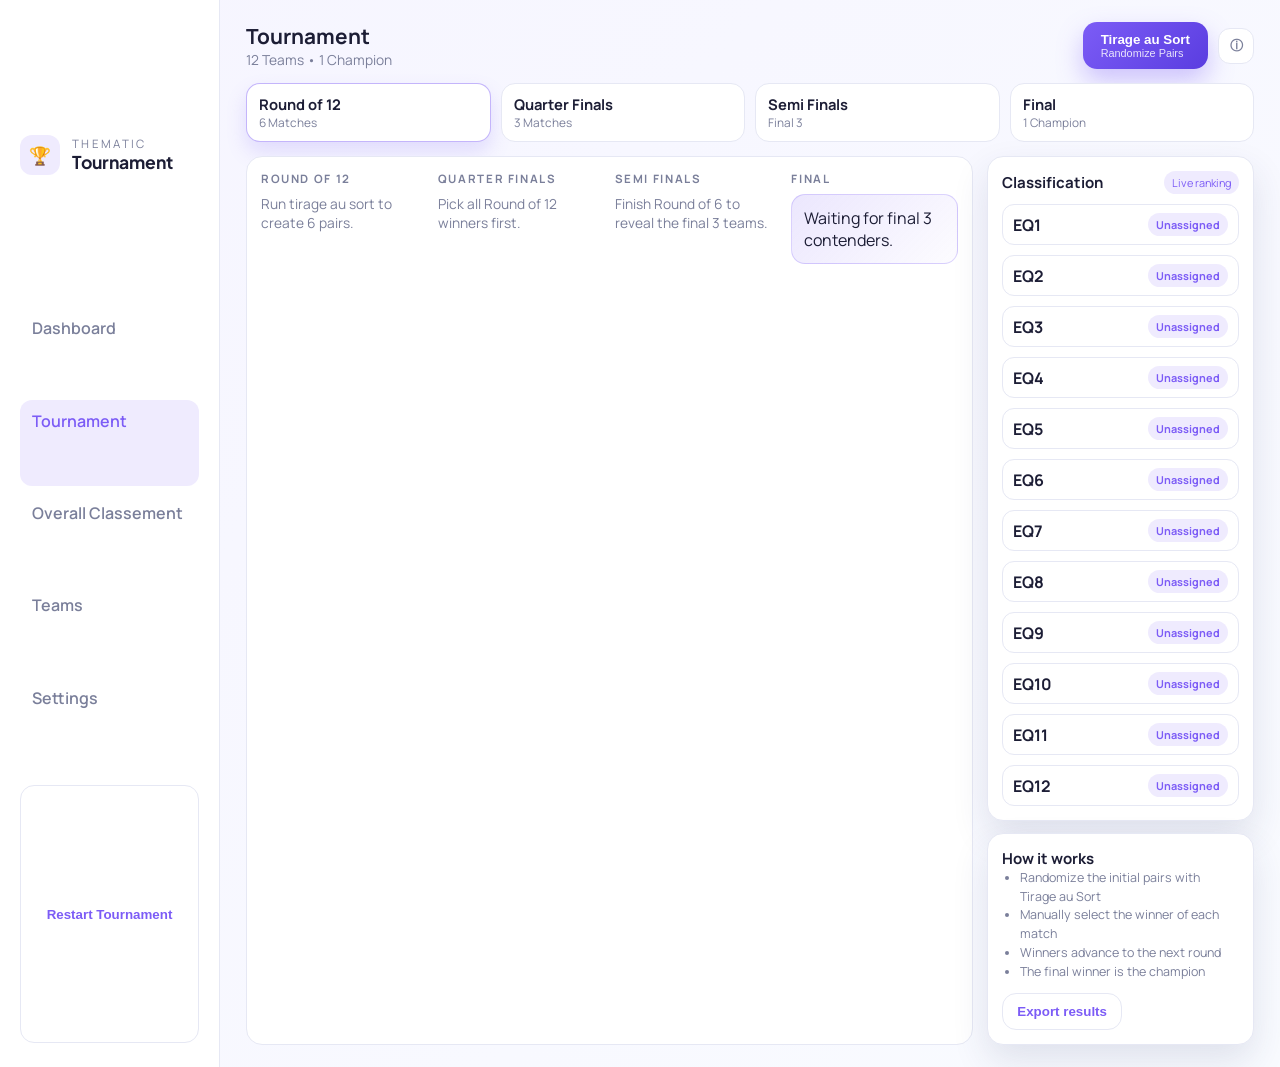
<file: index.html>
<!DOCTYPE html>
<html lang="en">
	<head>
		<meta charset="UTF-8" />
		<meta name="viewport" content="width=device-width, initial-scale=1.0" />
		<title>Thematic Tournament</title>
		<link rel="preconnect" href="https://fonts.googleapis.com" />
		<link rel="preconnect" href="https://fonts.gstatic.com" crossorigin />
		<link
			href="https://fonts.googleapis.com/css2?family=Manrope:wght@400;600;700&family=Plus+Jakarta+Sans:wght@500;700&display=swap"
			rel="stylesheet"
		/>
		<link rel="stylesheet" href="style.css" />
	</head>
	<body>
		<div class="app">
			<aside class="sidebar">
				<div class="brand">
					<div class="brand-icon">🏆</div>
					<div>
						<p>Thematic</p>
						<h1>Tournament</h1>
					</div>
				</div>
				<nav class="nav">
					<a class="nav-item" href="#">Dashboard</a>
					<a class="nav-item active" href="index.html">Tournament</a>
					<a class="nav-item" href="overall.html">Overall Classement</a>
					<a class="nav-item" href="#">Teams</a>
					<a class="nav-item" href="#">Settings</a>
				</nav>
				<button id="restartBtn" class="btn outline">Restart Tournament</button>
			</aside>

			<main class="main">
				<header class="topbar">
					<div>
						<h2>Tournament</h2>
						<p>12 Teams • 1 Champion</p>
					</div>
					<div class="top-actions">
						<button id="drawBtn" class="btn primary">
							Tirage au Sort
							<span>Randomize Pairs</span>
						</button>
						<button id="exportBtn" class="icon-btn" aria-label="Export results">
							ⓘ
						</button>
					</div>
				</header>

				<section class="stage-cards">
					<div class="stage-card active">
						<h3>Round of 12</h3>
						<p>6 Matches</p>
					</div>
					<div class="stage-card">
						<h3>Quarter Finals</h3>
						<p>3 Matches</p>
					</div>
					<div class="stage-card">
						<h3>Semi Finals</h3>
						<p>Final 3</p>
					</div>
					<div class="stage-card">
						<h3>Final</h3>
						<p>1 Champion</p>
					</div>
				</section>

				<section class="content">
					<div class="bracket">
						<div class="bracket-col">
							<h4>Round of 12</h4>
							<div id="round1" class="match-list"></div>
						</div>
						<div class="bracket-col">
							<h4>Quarter Finals</h4>
							<div id="round2" class="match-list"></div>
						</div>
						<div class="bracket-col">
							<h4>Semi Finals</h4>
							<div id="final3" class="match-list"></div>
						</div>
						<div class="bracket-col final-col">
							<h4>Final</h4>
							<div id="finalWinner" class="final-card"></div>
						</div>
					</div>

					<aside class="right-panel">
						<div class="panel">
							<div class="panel-header">
								<h5>Classification</h5>
								<span class="pill">Live ranking</span>
							</div>
							<div id="standings" class="standings"></div>
						</div>
						<div class="panel help">
							<h5>How it works</h5>
							<ul>
								<li>Randomize the initial pairs with Tirage au Sort</li>
								<li>Manually select the winner of each match</li>
								<li>Winners advance to the next round</li>
								<li>The final winner is the champion</li>
							</ul>
							<button id="exportBtnAlt" class="btn outline">Export results</button>
						</div>
					</aside>
				</section>
			</main>
		</div>

		<script src="app.js"></script>
	</body>
</html>
</file>
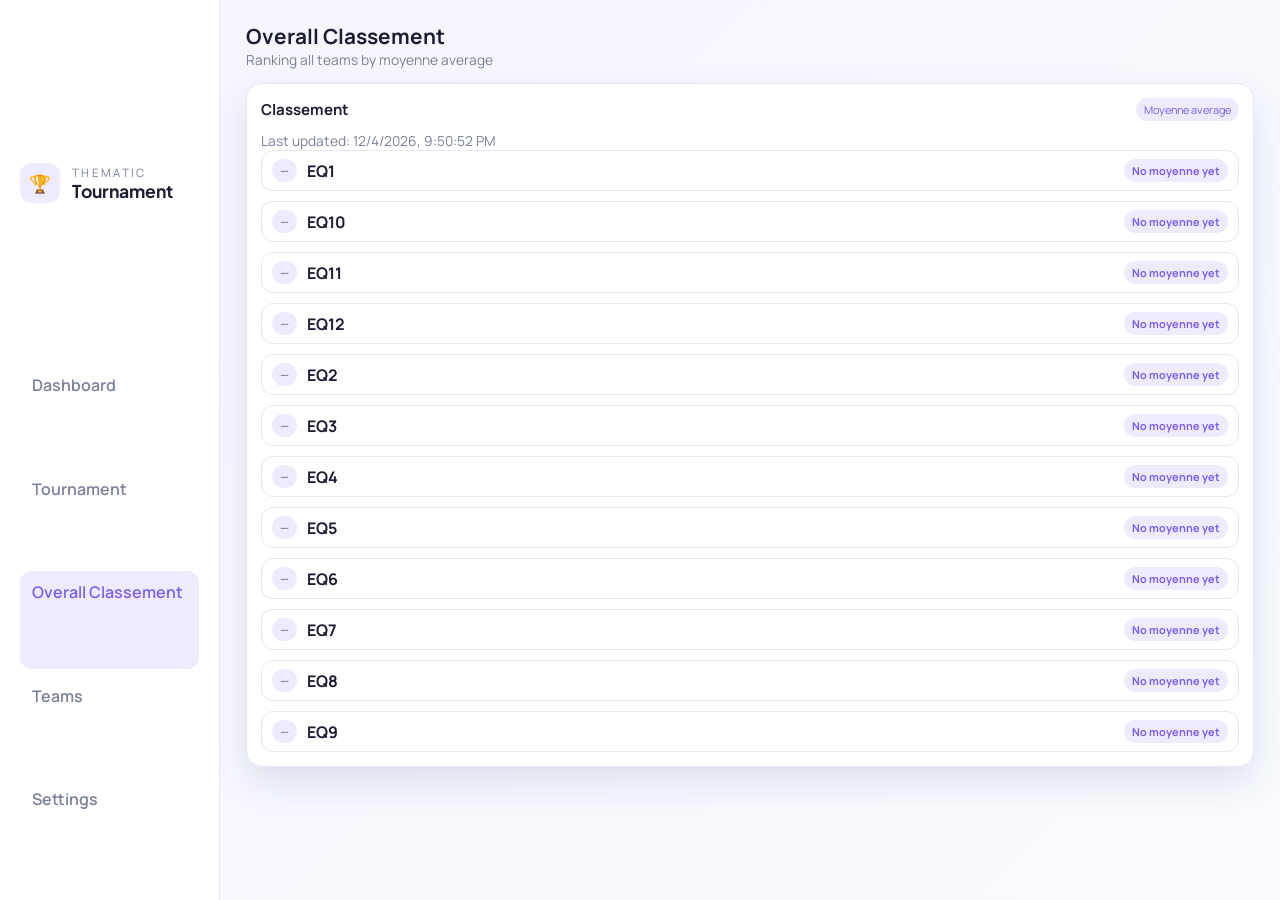
<file: overall.html>
<!DOCTYPE html>
<html lang="en">
	<head>
		<meta charset="UTF-8" />
		<meta name="viewport" content="width=device-width, initial-scale=1.0" />
		<title>Overall Classement</title>
		<link rel="preconnect" href="https://fonts.googleapis.com" />
		<link rel="preconnect" href="https://fonts.gstatic.com" crossorigin />
		<link
			href="https://fonts.googleapis.com/css2?family=Manrope:wght@400;600;700&family=Plus+Jakarta+Sans:wght@500;700&display=swap"
			rel="stylesheet"
		/>
		<link rel="stylesheet" href="style.css" />
	</head>
	<body>
		<div class="app">
			<aside class="sidebar">
				<div class="brand">
					<div class="brand-icon">🏆</div>
					<div>
						<p>Thematic</p>
						<h1>Tournament</h1>
					</div>
				</div>
				<nav class="nav">
					<a class="nav-item" href="#">Dashboard</a>
					<a class="nav-item" href="index.html">Tournament</a>
					<a class="nav-item active" href="overall.html">Overall Classement</a>
					<a class="nav-item" href="#">Teams</a>
					<a class="nav-item" href="#">Settings</a>
				</nav>
			</aside>

			<main class="main">
				<header class="topbar">
					<div>
						<h2>Overall Classement</h2>
						<p>Ranking all teams by moyenne average</p>
					</div>
				</header>

				<section class="content single">
					<div class="panel">
						<div class="panel-header">
							<h5>Classement</h5>
							<span class="pill">Moyenne average</span>
						</div>
						<p id="overallUpdated" class="note">No moyenne data yet.</p>
						<div id="overallStandings" class="standings"></div>
					</div>
				</section>
			</main>
		</div>

		<script src="overall.js"></script>
	</body>
</html>
</file>
<file: style.css>
* {
	box-sizing: border-box;
	margin: 0;
	padding: 0;
}

:root {
	color-scheme: light;
	--bg: #f6f5ff;
	--sidebar: #ffffff;
	--card: #ffffff;
	--ink: #1c1d35;
	--muted: #7a7f9a;
	--line: #e6e8f4;
	--primary: #7c5cf6;
	--primary-dark: #5a3de0;
	--shadow: 0 16px 36px rgba(45, 51, 96, 0.12);
	--radius: 16px;
	--ui-scale: 1;
}

body {
	font-family: "Manrope", "Segoe UI", sans-serif;
	background: linear-gradient(135deg, #f6f5ff 0%, #f9fbff 100%);
	color: var(--ink);
	min-height: 100vh;
	overflow: auto;
}

.app {
	display: grid;
	grid-template-columns: 220px 1fr;
	min-height: 100vh;
	width: calc(100% / var(--ui-scale));
	height: calc(100% / var(--ui-scale));
	transform: scale(var(--ui-scale));
	transform-origin: top left;
}

.sidebar {
	background: var(--sidebar);
	padding: 24px 20px;
	border-right: 1px solid var(--line);
	display: grid;
	gap: 22px;
}

.brand {
	display: flex;
	gap: 12px;
	align-items: center;
}

.brand-icon {
	width: 40px;
	height: 40px;
	border-radius: 12px;
	background: rgba(124, 92, 246, 0.12);
	display: grid;
	place-items: center;
	font-size: 1.1rem;
}

.brand p {
	font-size: 0.72rem;
	text-transform: uppercase;
	letter-spacing: 0.2em;
	color: var(--muted);
}

.brand h1 {
	font-family: "Plus Jakarta Sans", "Manrope", sans-serif;
	font-size: 1.1rem;
}

.nav {
	display: grid;
	gap: 6px;
}

.nav-item {
	text-decoration: none;
	color: var(--muted);
	padding: 10px 12px;
	border-radius: 12px;
	font-weight: 600;
	transition: background 0.2s ease, color 0.2s ease;
}

.nav-item.active,
.nav-item:hover {
	background: rgba(124, 92, 246, 0.12);
	color: var(--primary);
}

.main {
	padding: 22px 26px;
	display: grid;
	grid-template-rows: auto auto 1fr;
	gap: 14px;
	min-width: 0;
	min-height: 0;
}

.topbar {
	display: flex;
	align-items: center;
	justify-content: space-between;
}

.topbar h2 {
	font-size: 1.3rem;
	font-weight: 700;
}

.topbar p {
	color: var(--muted);
	font-size: 0.86rem;
}

.top-actions {
	display: flex;
	align-items: center;
	gap: 10px;
}

.btn {
	border: none;
	border-radius: 14px;
	font-weight: 700;
	cursor: pointer;
	transition: transform 0.2s ease, box-shadow 0.2s ease;
}

.btn.primary {
	background: linear-gradient(135deg, var(--primary), var(--primary-dark));
	color: #ffffff;
	padding: 10px 18px;
	box-shadow: 0 12px 26px rgba(124, 92, 246, 0.35);
	text-align: left;
}

.btn.primary span {
	display: block;
	font-size: 0.68rem;
	font-weight: 500;
	opacity: 0.85;
}

.btn.outline {
	background: transparent;
	border: 1px solid var(--line);
	color: var(--primary);
	padding: 10px 14px;
}

.btn:hover {
	transform: translateY(-1px);
}

.icon-btn {
	width: 36px;
	height: 36px;
	border-radius: 12px;
	border: 1px solid var(--line);
	background: #ffffff;
	color: var(--muted);
	font-weight: 700;
}

.stage-cards {
	display: grid;
	grid-template-columns: repeat(4, minmax(0, 1fr));
	gap: 10px;
}

.stage-card {
	background: var(--card);
	border-radius: 14px;
	border: 1px solid var(--line);
	padding: 10px 12px;
}

.stage-card.active {
	border-color: rgba(124, 92, 246, 0.45);
	box-shadow: 0 10px 20px rgba(124, 92, 246, 0.18);
}

.stage-card h3 {
	font-size: 0.92rem;
}

.stage-card p {
	font-size: 0.74rem;
	color: var(--muted);
}

.content {
	display: grid;
	grid-template-columns: minmax(0, 3fr) minmax(0, 1.1fr);
	gap: 14px;
	min-height: 0;
	height: 100%;
}

.content.single {
	grid-template-columns: minmax(0, 1fr);
}

.bracket {
	background: var(--card);
	border-radius: var(--radius);
	border: 1px solid var(--line);
	padding: 14px;
	display: grid;
	grid-template-columns: repeat(4, minmax(0, 1fr));
	gap: 10px;
	min-height: 0;
	height: 100%;
	overflow: auto;
}

.bracket-col h4 {
	font-size: 0.72rem;
	text-transform: uppercase;
	letter-spacing: 0.14em;
	color: var(--muted);
	margin-bottom: 8px;
}

.match-list {
	display: grid;
	gap: 12px;
	min-height: 0;
	max-height: 100%;
	overflow-y: auto;
	padding-right: 4px;
}

.match-card {
	background: #ffffff;
	border: 1px solid var(--line);
	border-radius: 14px;
	padding: 10px;
	display: grid;
	gap: 8px;
	position: relative;
}

.match-card::after {
	content: "";
	position: absolute;
	width: 12px;
	height: 1px;
	background: var(--line);
	top: 50%;
	right: -12px;
}

.final-col .match-card::after {
	display: none;
}

.team-btn {
	width: 100%;
	padding: 8px 10px;
	border-radius: 10px;
	border: 1px solid transparent;
	background: #f7f8ff;
	font-weight: 700;
	text-align: left;
	cursor: pointer;
}

.team-btn span {
	float: right;
	font-size: 0.68rem;
	color: var(--muted);
}

.team-btn.winner {
	border-color: rgba(124, 92, 246, 0.45);
	background: rgba(124, 92, 246, 0.12);
	color: var(--primary);
}

.final-card {
	background: linear-gradient(135deg, rgba(124, 92, 246, 0.15), rgba(124, 92, 246, 0.02));
	border-radius: 14px;
	border: 1px solid rgba(124, 92, 246, 0.25);
	padding: 12px;
	display: grid;
	gap: 10px;
}

.final-card .team-btn {
	background: #ffffff;
}

.note {
	font-size: 0.86rem;
	color: var(--muted);
	line-height: 1.4;
}

.right-panel {
	display: grid;
	gap: 12px;
	min-height: 0;
}

.panel {
	background: var(--card);
	border-radius: var(--radius);
	border: 1px solid var(--line);
	padding: 14px;
	box-shadow: var(--shadow);
}

.panel-header {
	display: flex;
	align-items: center;
	justify-content: space-between;
	margin-bottom: 10px;
}

.panel h5 {
	font-size: 0.94rem;
}

.pill {
	background: rgba(124, 92, 246, 0.12);
	color: var(--primary);
	padding: 4px 8px;
	border-radius: 999px;
	font-size: 0.68rem;
}

.standings {
	display: grid;
	gap: 10px;
}

.standings-item {
	display: flex;
	justify-content: space-between;
	align-items: center;
	padding: 8px 10px;
	border-radius: 12px;
	border: 1px solid var(--line);
	background: #ffffff;
	font-weight: 700;
}

.standings-left {
	display: flex;
	align-items: center;
	gap: 10px;
}

.standings-rank {
	font-size: 0.72rem;
	color: var(--muted);
	font-weight: 600;
	background: rgba(124, 92, 246, 0.12);
	padding: 4px 8px;
	border-radius: 999px;
}

.badge {
	background: rgba(124, 92, 246, 0.12);
	color: var(--primary);
	font-size: 0.68rem;
	padding: 4px 8px;
	border-radius: 999px;
}

.help ul {
	list-style: disc;
	padding-left: 18px;
	color: var(--muted);
	font-size: 0.78rem;
	line-height: 1.5;
	margin-bottom: 12px;
}

@media (max-width: 1200px) {
	.app {
		grid-template-columns: 200px 1fr;
	}

	.stage-cards {
		grid-template-columns: repeat(2, 1fr);
	}

	.bracket {
		grid-template-columns: repeat(2, 1fr);
	}

	.content {
		grid-template-columns: 1fr;
	}
}

@media (max-width: 960px) {
	.app {
		grid-template-columns: 1fr;
	}

	.sidebar {
		grid-template-columns: 1fr 1fr;
		align-items: center;
	}

	.nav {
		grid-template-columns: repeat(2, 1fr);
	}
}

@media (max-height: 860px) {
	:root {
		--ui-scale: 0.95;
	}
}

@media (max-height: 780px) {
	:root {
		--ui-scale: 0.9;
	}
}

@media (max-height: 720px) {
	:root {
		--ui-scale: 0.85;
	}
}
</file>
